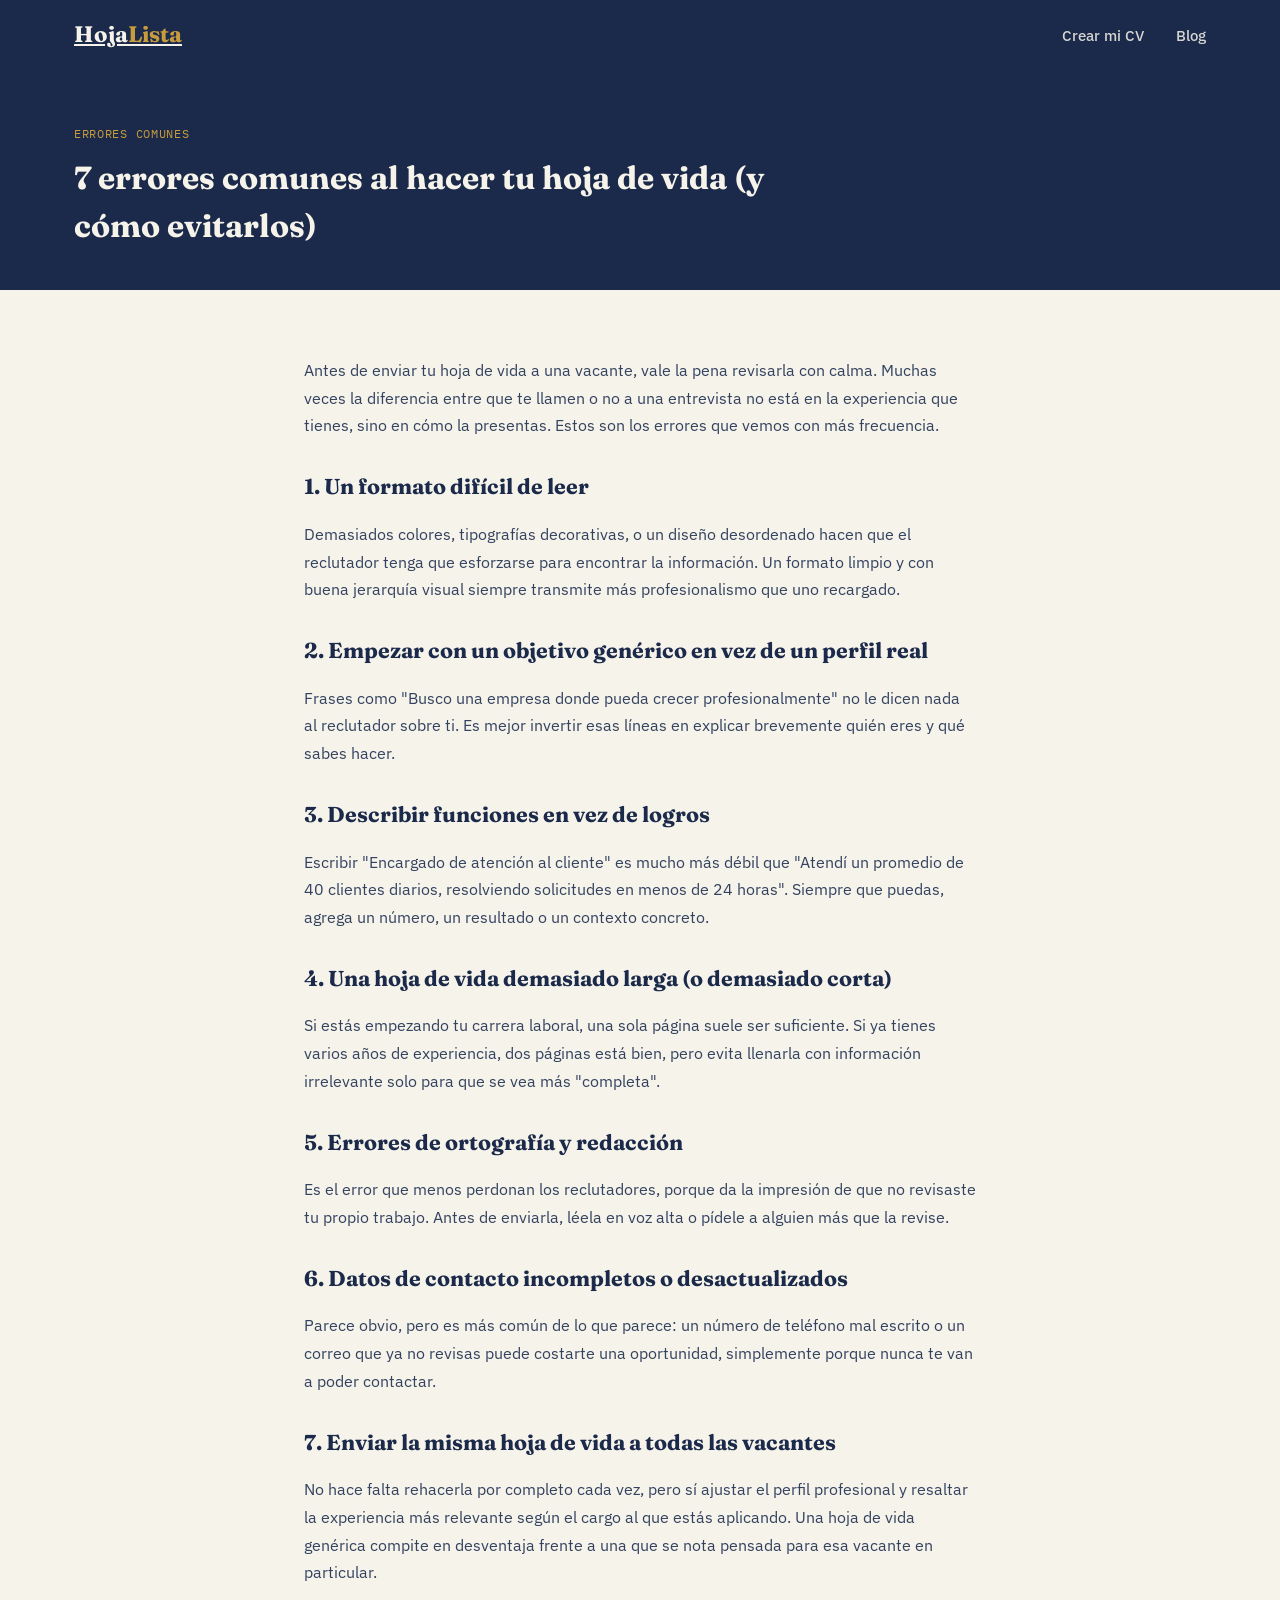
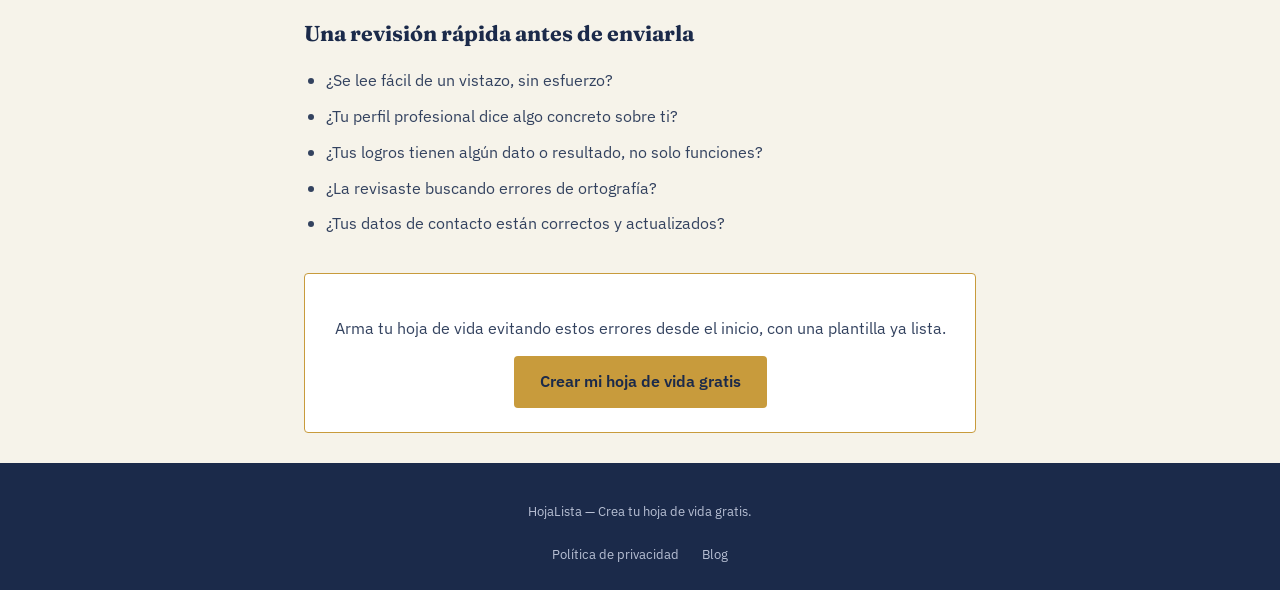
<file: articulo-errores-hoja-vida.html>
<!DOCTYPE html>
<html lang="es">
<head>
<meta charset="UTF-8">
<meta name="viewport" content="width=device-width, initial-scale=1.0">
<title>7 errores comunes al hacer tu hoja de vida (y cómo evitarlos) | HojaLista</title>
<meta name="description" content="Los errores más frecuentes al armar una hoja de vida en Colombia, y cómo corregirlos antes de enviarla.">
<link rel="preconnect" href="https://fonts.googleapis.com">
<link rel="preconnect" href="https://fonts.gstatic.com" crossorigin>
<link href="https://fonts.googleapis.com/css2?family=Fraunces:opsz,wght@9..144,400;9..144,600;9..144,700&family=IBM+Plex+Sans:wght@400;500;600&family=IBM+Plex+Mono:wght@500&display=swap" rel="stylesheet">
<link rel="stylesheet" href="style.css">
</head>
<body>

<header class="site-header">
  <div class="wrap header-inner">
    <a href="index.html" class="brand">Hoja<span>Lista</span></a>
    <nav class="site-nav">
      <a href="index.html#crear">Crear mi CV</a>
      <a href="blog.html">Blog</a>
    </nav>
  </div>
</header>

<section class="article-hero">
  <div class="wrap">
    <span class="blog-tag">Errores comunes</span>
    <h1>7 errores comunes al hacer tu hoja de vida (y cómo evitarlos)</h1>
  </div>
</section>

<section class="article-body">
  <div class="wrap article-wrap">

    <p>Antes de enviar tu hoja de vida a una vacante, vale la pena revisarla con calma. Muchas veces la diferencia entre que te llamen o no a una entrevista no está en la experiencia que tienes, sino en cómo la presentas. Estos son los errores que vemos con más frecuencia.</p>

    <h2>1. Un formato difícil de leer</h2>
    <p>Demasiados colores, tipografías decorativas, o un diseño desordenado hacen que el reclutador tenga que esforzarse para encontrar la información. Un formato limpio y con buena jerarquía visual siempre transmite más profesionalismo que uno recargado.</p>

    <h2>2. Empezar con un objetivo genérico en vez de un perfil real</h2>
    <p>Frases como "Busco una empresa donde pueda crecer profesionalmente" no le dicen nada al reclutador sobre ti. Es mejor invertir esas líneas en explicar brevemente quién eres y qué sabes hacer.</p>

    <h2>3. Describir funciones en vez de logros</h2>
    <p>Escribir "Encargado de atención al cliente" es mucho más débil que "Atendí un promedio de 40 clientes diarios, resolviendo solicitudes en menos de 24 horas". Siempre que puedas, agrega un número, un resultado o un contexto concreto.</p>

    <h2>4. Una hoja de vida demasiado larga (o demasiado corta)</h2>
    <p>Si estás empezando tu carrera laboral, una sola página suele ser suficiente. Si ya tienes varios años de experiencia, dos páginas está bien, pero evita llenarla con información irrelevante solo para que se vea más "completa".</p>

    <h2>5. Errores de ortografía y redacción</h2>
    <p>Es el error que menos perdonan los reclutadores, porque da la impresión de que no revisaste tu propio trabajo. Antes de enviarla, léela en voz alta o pídele a alguien más que la revise.</p>

    <h2>6. Datos de contacto incompletos o desactualizados</h2>
    <p>Parece obvio, pero es más común de lo que parece: un número de teléfono mal escrito o un correo que ya no revisas puede costarte una oportunidad, simplemente porque nunca te van a poder contactar.</p>

    <h2>7. Enviar la misma hoja de vida a todas las vacantes</h2>
    <p>No hace falta rehacerla por completo cada vez, pero sí ajustar el perfil profesional y resaltar la experiencia más relevante según el cargo al que estás aplicando. Una hoja de vida genérica compite en desventaja frente a una que se nota pensada para esa vacante en particular.</p>

    <h2>Una revisión rápida antes de enviarla</h2>
    <ul>
      <li>¿Se lee fácil de un vistazo, sin esfuerzo?</li>
      <li>¿Tu perfil profesional dice algo concreto sobre ti?</li>
      <li>¿Tus logros tienen algún dato o resultado, no solo funciones?</li>
      <li>¿La revisaste buscando errores de ortografía?</li>
      <li>¿Tus datos de contacto están correctos y actualizados?</li>
    </ul>

    <div class="article-cta">
      <p>Arma tu hoja de vida evitando estos errores desde el inicio, con una plantilla ya lista.</p>
      <a href="index.html#crear" class="btn btn-primary">Crear mi hoja de vida gratis</a>
    </div>

  </div>
</section>

<footer class="site-footer">
  <div class="wrap footer-links">
    <p>HojaLista — Crea tu hoja de vida gratis.</p>
    <div>
      <a href="privacidad.html">Política de privacidad</a>
      <a href="blog.html">Blog</a>
    </div>
  </div>
</footer>

</body>
</html>
</file>
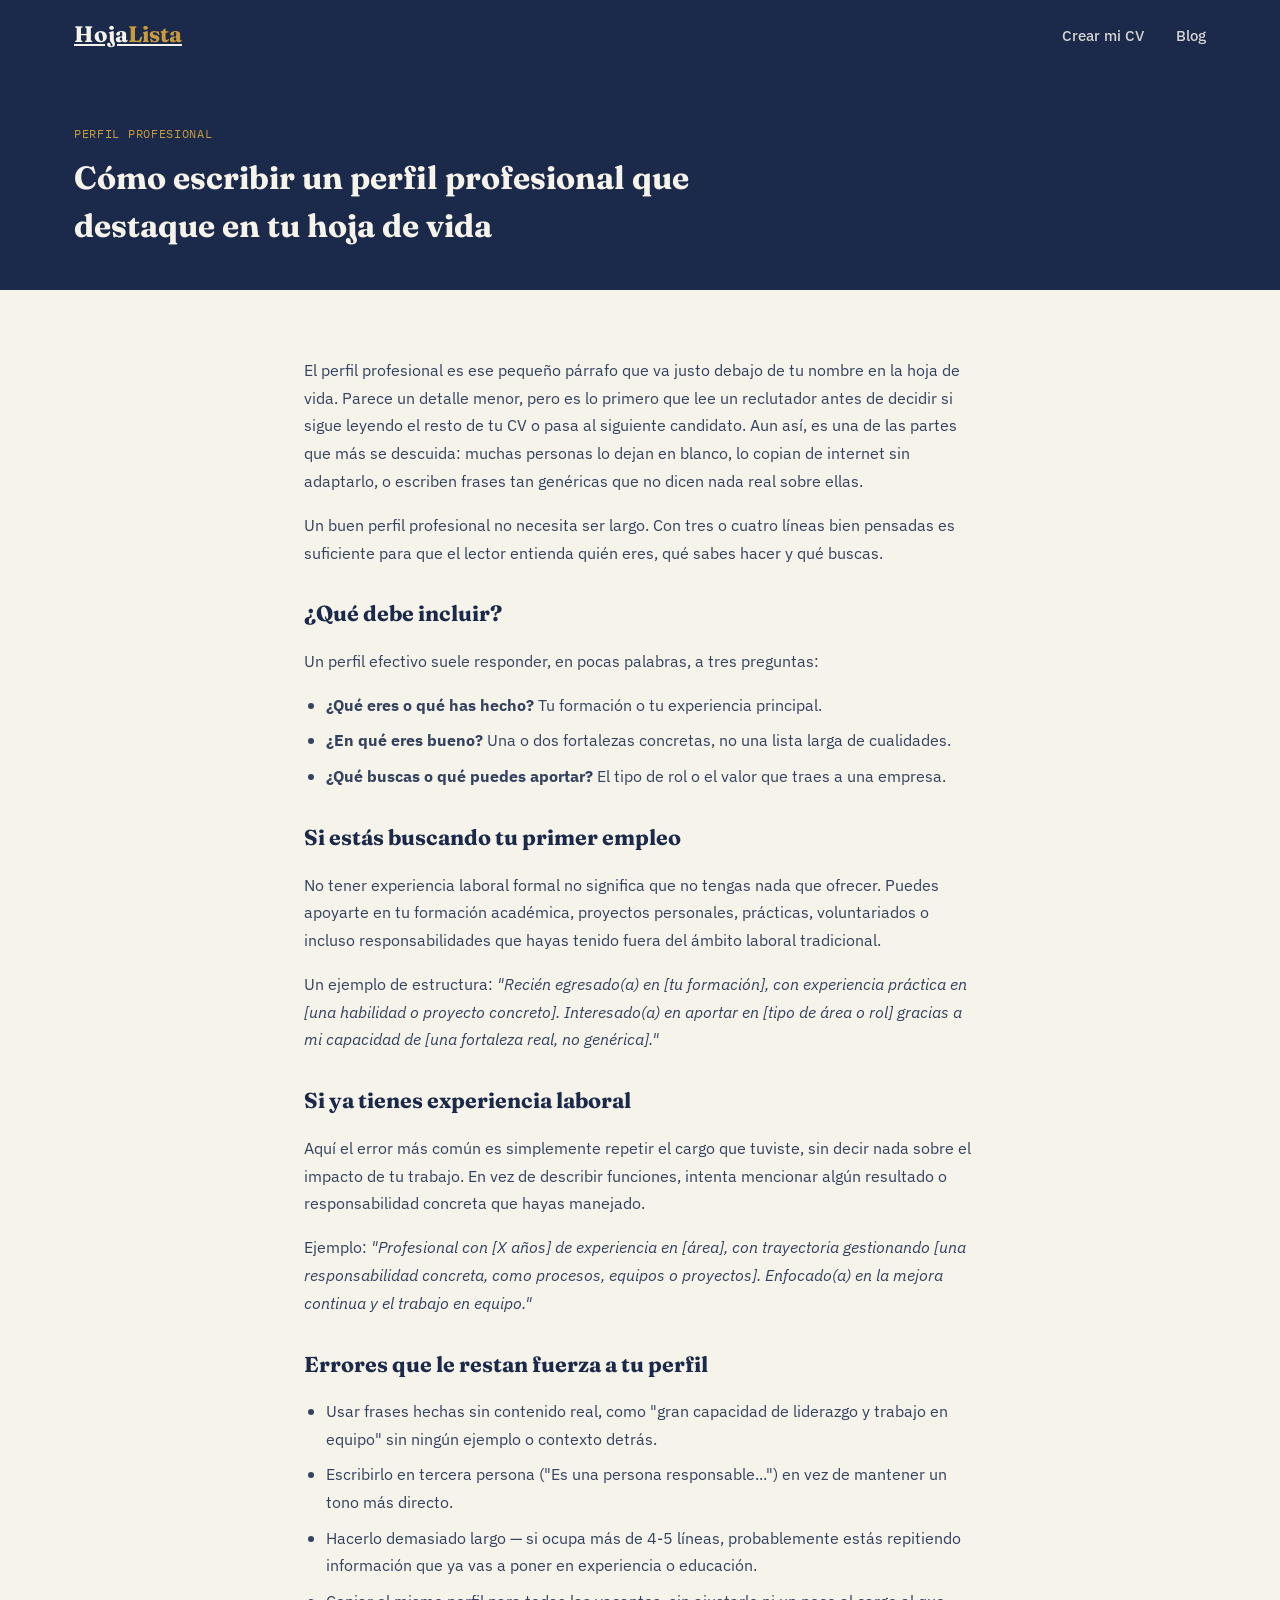
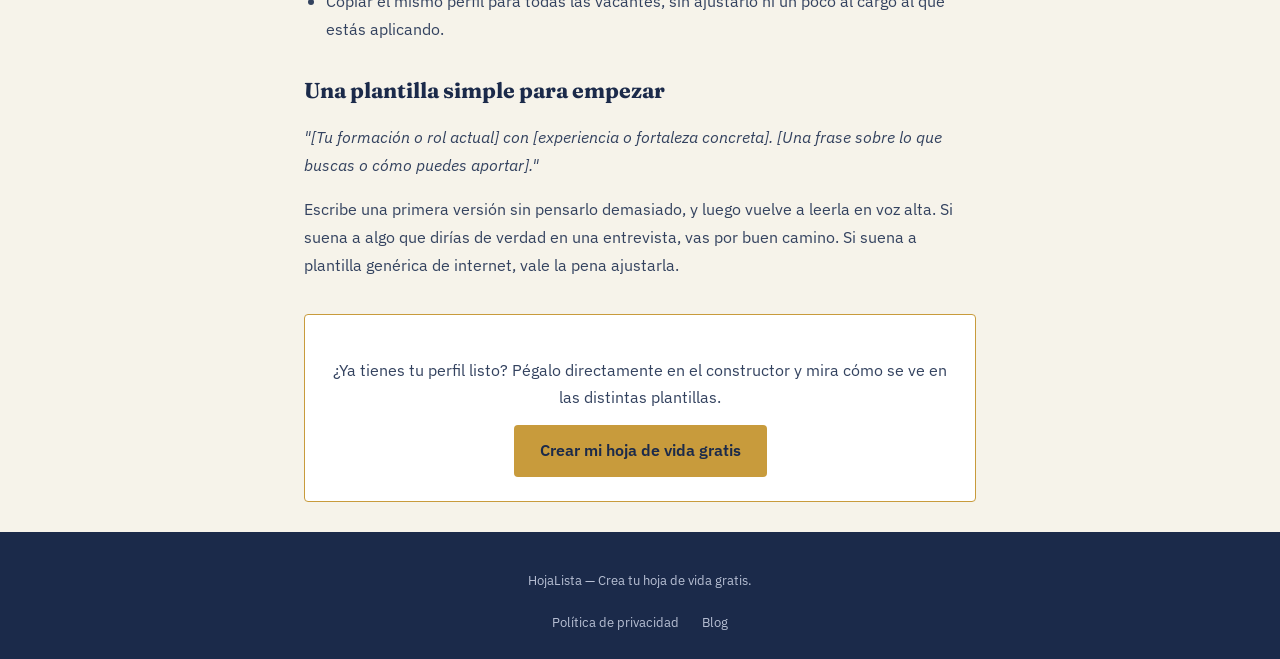
<file: articulo-perfil-profesional.html>
<!DOCTYPE html>
<html lang="es">
<head>
<meta charset="UTF-8">
<meta name="viewport" content="width=device-width, initial-scale=1.0">
<title>Cómo escribir un perfil profesional que destaque en tu hoja de vida | HojaLista</title>
<meta name="description" content="Aprende a escribir un perfil profesional claro y efectivo para tu hoja de vida, con ejemplos según tu nivel de experiencia.">
<link rel="preconnect" href="https://fonts.googleapis.com">
<link rel="preconnect" href="https://fonts.gstatic.com" crossorigin>
<link href="https://fonts.googleapis.com/css2?family=Fraunces:opsz,wght@9..144,400;9..144,600;9..144,700&family=IBM+Plex+Sans:wght@400;500;600&family=IBM+Plex+Mono:wght@500&display=swap" rel="stylesheet">
<link rel="stylesheet" href="style.css">
</head>
<body>

<header class="site-header">
  <div class="wrap header-inner">
    <a href="index.html" class="brand">Hoja<span>Lista</span></a>
    <nav class="site-nav">
      <a href="index.html#crear">Crear mi CV</a>
      <a href="blog.html">Blog</a>
    </nav>
  </div>
</header>

<section class="article-hero">
  <div class="wrap">
    <span class="blog-tag">Perfil profesional</span>
    <h1>Cómo escribir un perfil profesional que destaque en tu hoja de vida</h1>
  </div>
</section>

<section class="article-body">
  <div class="wrap article-wrap">

    <p>El perfil profesional es ese pequeño párrafo que va justo debajo de tu nombre en la hoja de vida. Parece un detalle menor, pero es lo primero que lee un reclutador antes de decidir si sigue leyendo el resto de tu CV o pasa al siguiente candidato. Aun así, es una de las partes que más se descuida: muchas personas lo dejan en blanco, lo copian de internet sin adaptarlo, o escriben frases tan genéricas que no dicen nada real sobre ellas.</p>

    <p>Un buen perfil profesional no necesita ser largo. Con tres o cuatro líneas bien pensadas es suficiente para que el lector entienda quién eres, qué sabes hacer y qué buscas.</p>

    <h2>¿Qué debe incluir?</h2>
    <p>Un perfil efectivo suele responder, en pocas palabras, a tres preguntas:</p>
    <ul>
      <li><strong>¿Qué eres o qué has hecho?</strong> Tu formación o tu experiencia principal.</li>
      <li><strong>¿En qué eres bueno?</strong> Una o dos fortalezas concretas, no una lista larga de cualidades.</li>
      <li><strong>¿Qué buscas o qué puedes aportar?</strong> El tipo de rol o el valor que traes a una empresa.</li>
    </ul>

    <h2>Si estás buscando tu primer empleo</h2>
    <p>No tener experiencia laboral formal no significa que no tengas nada que ofrecer. Puedes apoyarte en tu formación académica, proyectos personales, prácticas, voluntariados o incluso responsabilidades que hayas tenido fuera del ámbito laboral tradicional.</p>
    <p>Un ejemplo de estructura: <em>"Recién egresado(a) en [tu formación], con experiencia práctica en [una habilidad o proyecto concreto]. Interesado(a) en aportar en [tipo de área o rol] gracias a mi capacidad de [una fortaleza real, no genérica]."</em></p>

    <h2>Si ya tienes experiencia laboral</h2>
    <p>Aquí el error más común es simplemente repetir el cargo que tuviste, sin decir nada sobre el impacto de tu trabajo. En vez de describir funciones, intenta mencionar algún resultado o responsabilidad concreta que hayas manejado.</p>
    <p>Ejemplo: <em>"Profesional con [X años] de experiencia en [área], con trayectoria gestionando [una responsabilidad concreta, como procesos, equipos o proyectos]. Enfocado(a) en la mejora continua y el trabajo en equipo."</em></p>

    <h2>Errores que le restan fuerza a tu perfil</h2>
    <ul>
      <li>Usar frases hechas sin contenido real, como "gran capacidad de liderazgo y trabajo en equipo" sin ningún ejemplo o contexto detrás.</li>
      <li>Escribirlo en tercera persona ("Es una persona responsable...") en vez de mantener un tono más directo.</li>
      <li>Hacerlo demasiado largo — si ocupa más de 4-5 líneas, probablemente estás repitiendo información que ya vas a poner en experiencia o educación.</li>
      <li>Copiar el mismo perfil para todas las vacantes, sin ajustarlo ni un poco al cargo al que estás aplicando.</li>
    </ul>

    <h2>Una plantilla simple para empezar</h2>
    <p><em>"[Tu formación o rol actual] con [experiencia o fortaleza concreta]. [Una frase sobre lo que buscas o cómo puedes aportar]."</em></p>
    <p>Escribe una primera versión sin pensarlo demasiado, y luego vuelve a leerla en voz alta. Si suena a algo que dirías de verdad en una entrevista, vas por buen camino. Si suena a plantilla genérica de internet, vale la pena ajustarla.</p>

    <div class="article-cta">
      <p>¿Ya tienes tu perfil listo? Pégalo directamente en el constructor y mira cómo se ve en las distintas plantillas.</p>
      <a href="index.html#crear" class="btn btn-primary">Crear mi hoja de vida gratis</a>
    </div>

  </div>
</section>

<footer class="site-footer">
  <div class="wrap footer-links">
    <p>HojaLista — Crea tu hoja de vida gratis.</p>
    <div>
      <a href="privacidad.html">Política de privacidad</a>
      <a href="blog.html">Blog</a>
    </div>
  </div>
</footer>

</body>
</html>
</file>
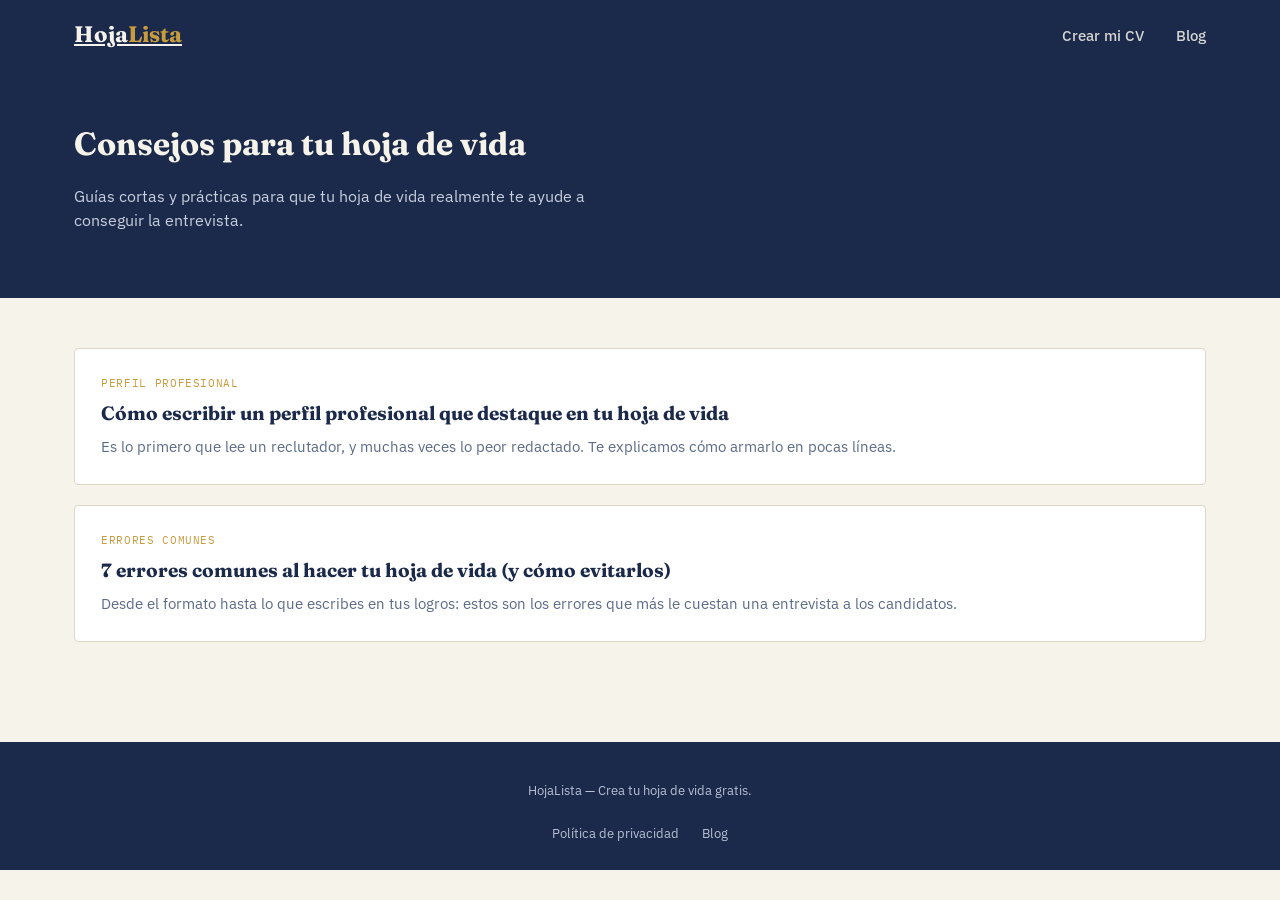
<file: blog.html>
<!DOCTYPE html>
<html lang="es">
<head>
<meta charset="UTF-8">
<meta name="viewport" content="width=device-width, initial-scale=1.0">
<title>Blog — Consejos para tu hoja de vida | HojaLista</title>
<meta name="description" content="Consejos prácticos para escribir tu hoja de vida, tu perfil profesional y evitar los errores más comunes al buscar empleo.">
<link rel="preconnect" href="https://fonts.googleapis.com">
<link rel="preconnect" href="https://fonts.gstatic.com" crossorigin>
<link href="https://fonts.googleapis.com/css2?family=Fraunces:opsz,wght@9..144,400;9..144,600;9..144,700&family=IBM+Plex+Sans:wght@400;500;600&family=IBM+Plex+Mono:wght@500&display=swap" rel="stylesheet">
<link rel="stylesheet" href="style.css">
</head>
<body>

<header class="site-header">
  <div class="wrap header-inner">
    <a href="index.html" class="brand">Hoja<span>Lista</span></a>
    <nav class="site-nav">
      <a href="index.html#crear">Crear mi CV</a>
      <a href="blog.html">Blog</a>
    </nav>
  </div>
</header>

<section class="blog-hero">
  <div class="wrap">
    <h1>Consejos para tu hoja de vida</h1>
    <p>Guías cortas y prácticas para que tu hoja de vida realmente te ayude a conseguir la entrevista.</p>
  </div>
</section>

<section class="blog-list">
  <div class="wrap">
    <a href="articulo-perfil-profesional.html" class="blog-card">
      <span class="blog-tag">Perfil profesional</span>
      <h2>Cómo escribir un perfil profesional que destaque en tu hoja de vida</h2>
      <p>Es lo primero que lee un reclutador, y muchas veces lo peor redactado. Te explicamos cómo armarlo en pocas líneas.</p>
    </a>

    <a href="articulo-errores-hoja-vida.html" class="blog-card">
      <span class="blog-tag">Errores comunes</span>
      <h2>7 errores comunes al hacer tu hoja de vida (y cómo evitarlos)</h2>
      <p>Desde el formato hasta lo que escribes en tus logros: estos son los errores que más le cuestan una entrevista a los candidatos.</p>
    </a>
  </div>
</section>

<footer class="site-footer">
  <div class="wrap footer-links">
    <p>HojaLista — Crea tu hoja de vida gratis.</p>
    <div>
      <a href="privacidad.html">Política de privacidad</a>
      <a href="blog.html">Blog</a>
    </div>
  </div>
</footer>

</body>
</html>
</file>
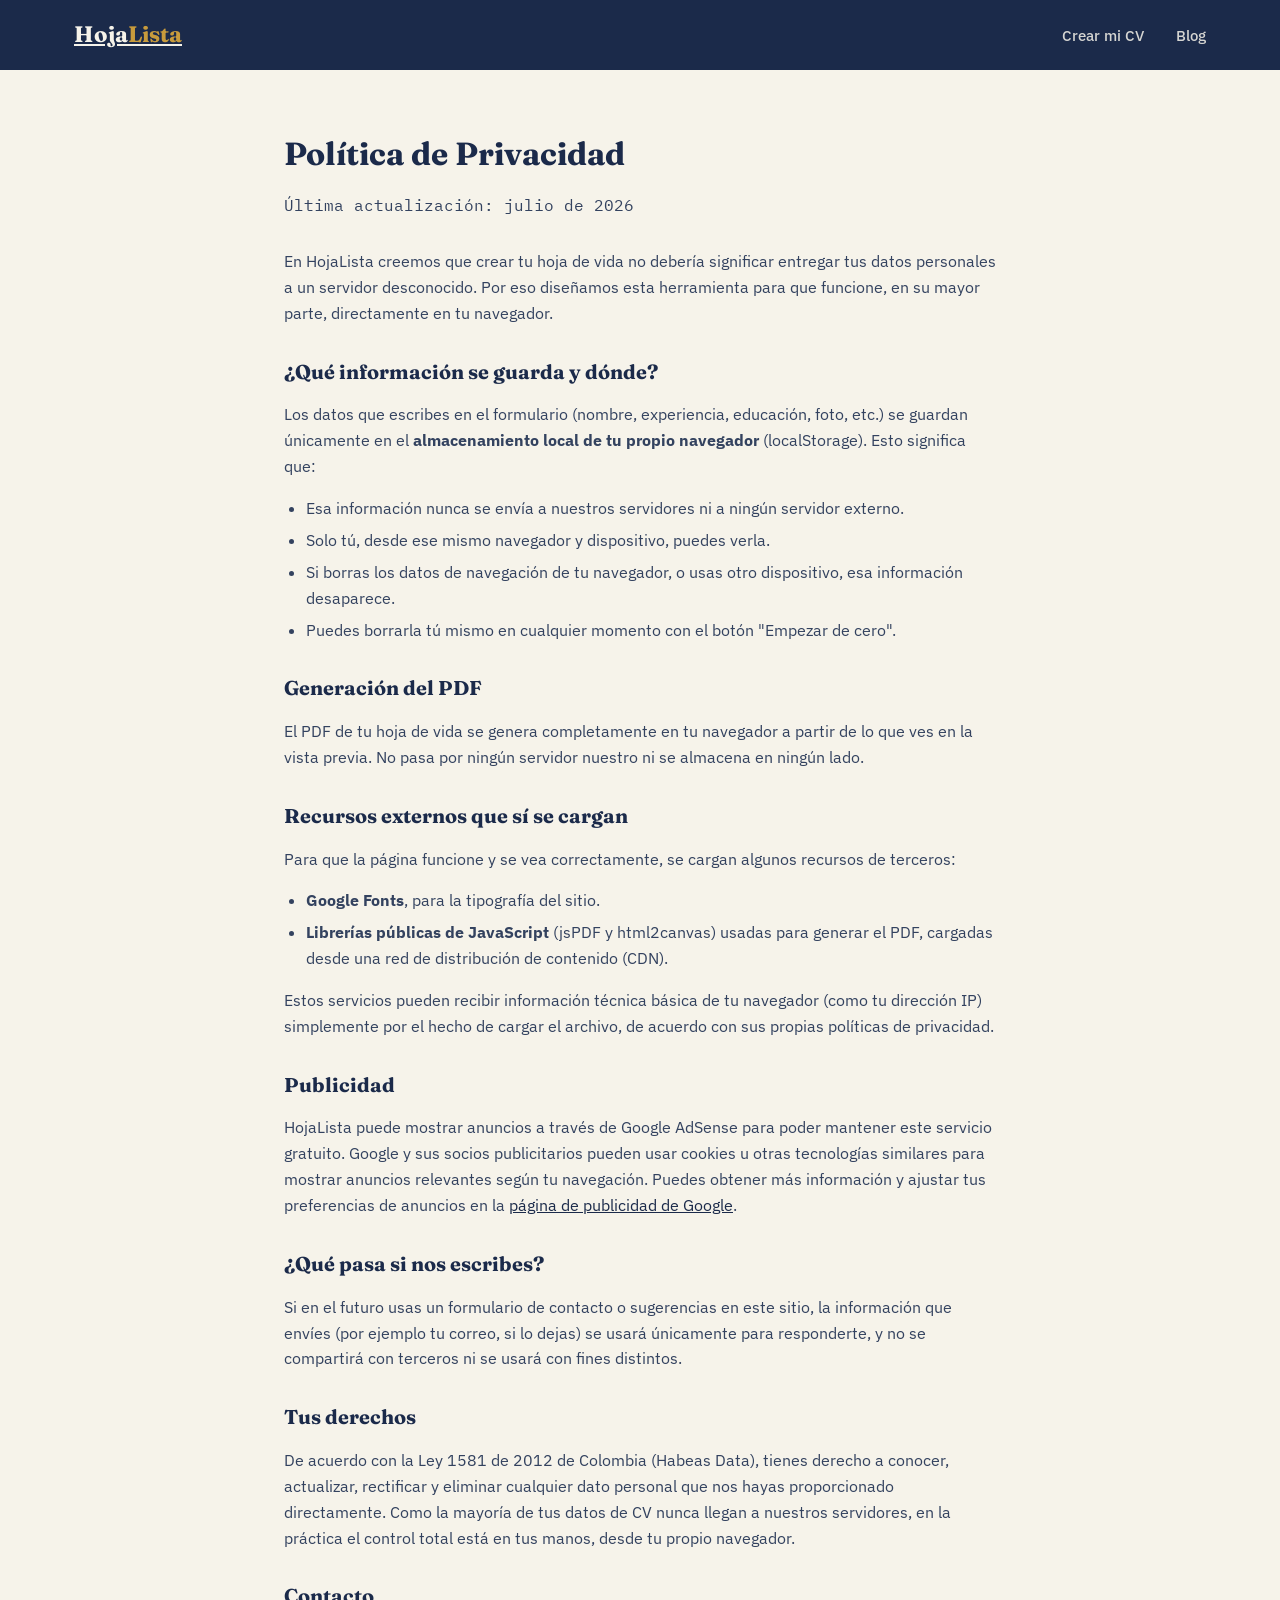
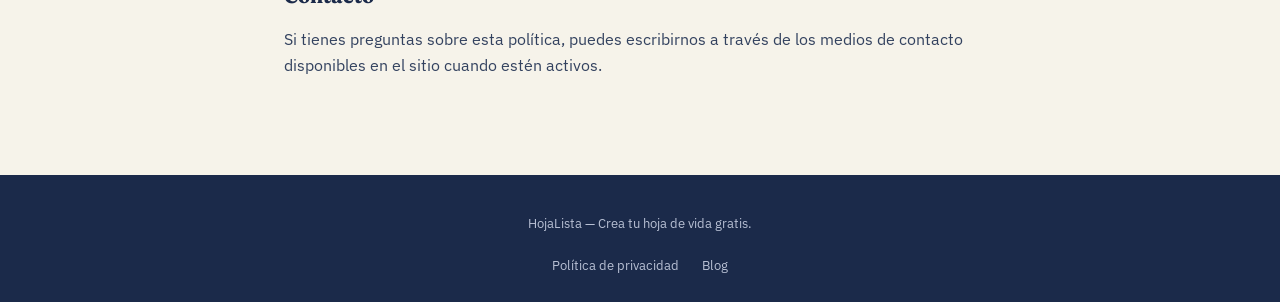
<file: privacidad.html>
<!DOCTYPE html>
<html lang="es">
<head>
<meta charset="UTF-8">
<meta name="viewport" content="width=device-width, initial-scale=1.0">
<title>Política de Privacidad — HojaLista</title>
<meta name="description" content="Política de privacidad de HojaLista: cómo tratamos tus datos al usar el generador de hojas de vida gratis.">
<link rel="preconnect" href="https://fonts.googleapis.com">
<link rel="preconnect" href="https://fonts.gstatic.com" crossorigin>
<link href="https://fonts.googleapis.com/css2?family=Fraunces:opsz,wght@9..144,400;9..144,600;9..144,700&family=IBM+Plex+Sans:wght@400;500;600&family=IBM+Plex+Mono:wght@500&display=swap" rel="stylesheet">
<link rel="stylesheet" href="style.css">
</head>
<body>

<header class="site-header">
  <div class="wrap header-inner">
    <a href="index.html" class="brand">Hoja<span>Lista</span></a>
    <nav class="site-nav">
      <a href="index.html#crear">Crear mi CV</a>
      <a href="blog.html">Blog</a>
    </nav>
  </div>
</header>

<section class="legal-page">
  <div class="wrap legal-wrap">
    <h1>Política de Privacidad</h1>
    <p class="legal-updated">Última actualización: julio de 2026</p>

    <p>En HojaLista creemos que crear tu hoja de vida no debería significar entregar tus datos personales a un servidor desconocido. Por eso diseñamos esta herramienta para que funcione, en su mayor parte, directamente en tu navegador.</p>

    <h2>¿Qué información se guarda y dónde?</h2>
    <p>Los datos que escribes en el formulario (nombre, experiencia, educación, foto, etc.) se guardan únicamente en el <strong>almacenamiento local de tu propio navegador</strong> (localStorage). Esto significa que:</p>
    <ul>
      <li>Esa información nunca se envía a nuestros servidores ni a ningún servidor externo.</li>
      <li>Solo tú, desde ese mismo navegador y dispositivo, puedes verla.</li>
      <li>Si borras los datos de navegación de tu navegador, o usas otro dispositivo, esa información desaparece.</li>
      <li>Puedes borrarla tú mismo en cualquier momento con el botón "Empezar de cero".</li>
    </ul>

    <h2>Generación del PDF</h2>
    <p>El PDF de tu hoja de vida se genera completamente en tu navegador a partir de lo que ves en la vista previa. No pasa por ningún servidor nuestro ni se almacena en ningún lado.</p>

    <h2>Recursos externos que sí se cargan</h2>
    <p>Para que la página funcione y se vea correctamente, se cargan algunos recursos de terceros:</p>
    <ul>
      <li><strong>Google Fonts</strong>, para la tipografía del sitio.</li>
      <li><strong>Librerías públicas de JavaScript</strong> (jsPDF y html2canvas) usadas para generar el PDF, cargadas desde una red de distribución de contenido (CDN).</li>
    </ul>
    <p>Estos servicios pueden recibir información técnica básica de tu navegador (como tu dirección IP) simplemente por el hecho de cargar el archivo, de acuerdo con sus propias políticas de privacidad.</p>

    <h2>Publicidad</h2>
    <p>HojaLista puede mostrar anuncios a través de Google AdSense para poder mantener este servicio gratuito. Google y sus socios publicitarios pueden usar cookies u otras tecnologías similares para mostrar anuncios relevantes según tu navegación. Puedes obtener más información y ajustar tus preferencias de anuncios en la <a href="https://policies.google.com/technologies/ads?hl=es" target="_blank" rel="noopener">página de publicidad de Google</a>.</p>

    <h2>¿Qué pasa si nos escribes?</h2>
    <p>Si en el futuro usas un formulario de contacto o sugerencias en este sitio, la información que envíes (por ejemplo tu correo, si lo dejas) se usará únicamente para responderte, y no se compartirá con terceros ni se usará con fines distintos.</p>

    <h2>Tus derechos</h2>
    <p>De acuerdo con la Ley 1581 de 2012 de Colombia (Habeas Data), tienes derecho a conocer, actualizar, rectificar y eliminar cualquier dato personal que nos hayas proporcionado directamente. Como la mayoría de tus datos de CV nunca llegan a nuestros servidores, en la práctica el control total está en tus manos, desde tu propio navegador.</p>

    <h2>Contacto</h2>
    <p>Si tienes preguntas sobre esta política, puedes escribirnos a través de los medios de contacto disponibles en el sitio cuando estén activos.</p>
  </div>
</section>

<footer class="site-footer">
  <div class="wrap footer-links">
    <p>HojaLista — Crea tu hoja de vida gratis.</p>
    <div>
      <a href="privacidad.html">Política de privacidad</a>
      <a href="blog.html">Blog</a>
    </div>
  </div>
</footer>

</body>
</html>
</file>
<file: style.css>
:root{
  color-scheme: light only;
  --ink: #1B2A4A;
  --ink-soft: #2E3E63;
  --paper: #F6F3EA;
  --paper-white: #FFFFFF;
  --gold: #C89B3C;
  --slate: #5B6B85;
  --success: #2F6F4E;
  --coral: #C1502E;
  --line: #DCD6C4;
  --shadow: 0 18px 40px rgba(27,42,74,0.18);
  --radius: 4px;
}

*{box-sizing:border-box;}
html{scroll-behavior:smooth;}
body{
  margin:0;
  background:var(--paper);
  color:var(--ink);
  font-family:'IBM Plex Sans', sans-serif;
  line-height:1.5;
}
.wrap{max-width:1180px;margin:0 auto;padding:0 24px;}
h1,h2,h3{font-family:'Fraunces', serif; margin:0 0 .4em;}
a{color:inherit;}

/* Header */
.site-header{
  background:var(--ink);
  color:var(--paper);
}
.header-inner{
  display:flex; align-items:center; justify-content:space-between;
  padding:18px 24px;
}
.brand{font-family:'Fraunces', serif; font-size:1.4rem; font-weight:700;}
.brand span{color:var(--gold);}
.site-nav a{
  color:var(--paper); text-decoration:none; margin-left:28px;
  font-size:.95rem; font-weight:500; opacity:.85;
}
.site-nav a:hover{opacity:1;}
.nav-btn{
  background:none; border:1px solid rgba(255,255,255,.35); color:var(--paper);
  margin-left:14px; padding:7px 14px; border-radius:999px; font-size:.85rem;
  font-weight:500; cursor:pointer; font-family:'IBM Plex Sans', sans-serif;
}
.nav-btn:hover{background:rgba(255,255,255,.1); border-color:var(--gold);}
.nav-btn:disabled{
  opacity:.4; cursor:not-allowed; border-color:rgba(255,255,255,.15);
}
.nav-btn:disabled:hover{background:none; border-color:rgba(255,255,255,.15);}

/* Modales */
.modal-overlay{
  position:fixed; inset:0; background:rgba(27,42,74,.55); z-index:100;
  display:flex; align-items:center; justify-content:center; padding:20px;
}
.modal-overlay[hidden]{display:none;}
.modal-box{
  background:var(--paper-white); border-radius:var(--radius); padding:30px;
  max-width:440px; width:100%; box-shadow:var(--shadow); position:relative;
}
.modal-close{
  position:absolute; top:14px; right:16px; background:none; border:none;
  font-size:1.4rem; line-height:1; color:var(--slate); cursor:pointer;
}
.modal-close:hover{color:var(--coral);}
.modal-box h3{font-size:1.25rem; margin-bottom:6px;}
.modal-sub{font-size:.86rem; color:var(--slate); margin-bottom:18px; line-height:1.5;}
.modal-box label{display:block; font-size:.82rem; color:var(--slate); font-weight:500; margin-bottom:14px;}
.modal-box input, .modal-box textarea{
  display:block; width:100%; margin-top:6px; padding:11px 12px;
  border:1px solid var(--line); border-radius:var(--radius);
  font-family:'IBM Plex Sans', sans-serif; font-size:.95rem; color:var(--ink);
}
.modal-box input:focus, .modal-box textarea:focus{outline:2px solid var(--gold); outline-offset:1px;}
.modal-submit{width:100%;}
.modal-status{margin-top:12px; font-size:.85rem; text-align:center;}
.modal-status.ok{color:var(--success);}
.modal-status.error{color:var(--coral);}

@media (max-width: 560px){
  .nav-btn{margin-left:0; margin-right:10px; margin-top:6px;}
}

/* Hero */
.hero{
  background:var(--ink);
  color:var(--paper);
  padding:64px 0 90px;
  position:relative;
}
.hero-inner{max-width:680px;}
.eyebrow{
  font-family:'IBM Plex Mono', monospace;
  font-size:.78rem; letter-spacing:.08em; text-transform:uppercase;
  color:var(--gold); margin-bottom:14px;
}
.hero h1{font-size:2.6rem; font-weight:600; line-height:1.15;}
.hero-sub{color:#C7CEDE; font-size:1.08rem; margin:18px 0 30px; max-width:540px;}

.btn{
  display:inline-block; padding:14px 26px; border-radius:var(--radius);
  font-weight:600; text-decoration:none; border:none; cursor:pointer;
  font-family:'IBM Plex Sans', sans-serif; font-size:.98rem;
}
.btn-primary{background:var(--gold); color:var(--ink);}
.btn-primary:hover{background:#D9AC55;}

/* Ad slots */
.ad-slot{
  margin:36px auto; padding:22px; border:1px dashed var(--line);
  border-radius:var(--radius); text-align:center; background:var(--paper-white);
}
.ad-label{font-family:'IBM Plex Mono', monospace; font-size:.72rem; color:var(--slate); text-transform:uppercase; letter-spacing:.06em;}
.ad-slot-banner{max-width:1180px;}

/* Builder section */
.builder{padding:50px 0 30px;}
.section-title{font-size:1.7rem; text-align:center; margin-bottom:8px;}
.builder > .wrap > .section-title{margin-bottom:24px;}

.template-switch{
  display:flex; gap:10px; justify-content:center; margin-bottom:30px; flex-wrap:wrap;
}
.tmpl-btn{
  padding:10px 20px; border-radius:999px; border:1px solid var(--line);
  background:var(--paper-white); color:var(--slate); cursor:pointer;
  font-family:'IBM Plex Sans', sans-serif; font-weight:500; font-size:.9rem;
}
.tmpl-btn.active{background:var(--ink); color:var(--paper); border-color:var(--ink);}

.builder-grid{
  display:grid; grid-template-columns:1fr 1fr; gap:36px; align-items:start;
}

/* Form */
.cv-form fieldset{
  border:none; padding:0; margin:0 0 26px;
}
.cv-form legend{
  font-family:'Fraunces', serif; font-size:1.1rem; font-weight:600;
  padding:0 0 10px; border-bottom:2px solid var(--gold); width:100%; margin-bottom:14px;
}
.field-row{display:grid; grid-template-columns:1fr 1fr; gap:14px;}
.cv-form label{
  display:block; font-size:.82rem; color:var(--slate); font-weight:500;
  margin-bottom:14px;
}
.cv-form input, .cv-form textarea{
  display:block; width:100%; margin-top:6px; padding:11px 12px;
  border:1px solid var(--line); border-radius:var(--radius);
  font-family:'IBM Plex Sans', sans-serif; font-size:.95rem; color:var(--ink);
  background:var(--paper-white);
}
.cv-form input:focus, .cv-form textarea:focus{
  outline:2px solid var(--gold); outline-offset:1px; border-color:var(--gold);
}

.photo-field{
  display:flex; gap:16px; align-items:flex-start; margin-bottom:20px;
  padding:14px; background:var(--paper-white); border:1px solid var(--line); border-radius:var(--radius);
}
.photo-preview-mini{
  width:64px; height:64px; border-radius:50%; background:var(--paper);
  border:1px solid var(--line); flex-shrink:0; display:flex; align-items:center;
  justify-content:center; font-size:.6rem; color:var(--slate); text-align:center; overflow:hidden;
}
.photo-preview-mini img{width:100%; height:100%; object-fit:cover;}
.photo-controls{flex:1;}
.photo-upload-btn{
  display:inline-block; background:var(--ink); color:var(--paper); padding:9px 16px;
  border-radius:var(--radius); cursor:pointer; font-size:.85rem; font-weight:500; margin:0;
}
.photo-upload-btn:hover{background:var(--ink-soft);}
.photo-remove-btn{
  background:none; border:none; color:var(--coral); cursor:pointer; font-size:.82rem;
  margin-left:10px; font-weight:500;
}
.photo-hint{font-size:.76rem; color:var(--slate); margin:8px 0 0; font-weight:400;}
.photo-toggle{
  display:flex; align-items:center; gap:8px; margin:10px 0 0; font-size:.85rem;
  color:var(--ink); font-weight:500; cursor:pointer;
}
.photo-toggle input{width:auto; margin:0; accent-color:var(--gold); cursor:pointer;}
.photo-toggle input:disabled{cursor:not-allowed; opacity:.5;}

.photo-position{margin-top:12px; padding-top:12px; border-top:1px solid var(--line);}
.photo-position-label{
  display:block; font-size:.76rem; color:var(--slate); font-weight:500; margin-bottom:8px;
}
.photo-position-label input[type="range"]{
  width:100%; margin-top:4px; accent-color:var(--gold); cursor:pointer;
}

.entry-block{
  border:1px solid var(--line); border-radius:var(--radius); padding:16px;
  margin-bottom:14px; background:var(--paper-white); position:relative;
}
.entry-block .remove-entry{
  position:absolute; top:10px; right:10px; background:none; border:none;
  color:var(--coral); cursor:pointer; font-size:.8rem; font-weight:600;
}

.btn-add{
  background:none; border:1px dashed var(--slate); color:var(--slate);
  padding:10px 16px; border-radius:var(--radius); cursor:pointer; font-size:.88rem;
  width:100%;
}
.btn-add:hover{border-color:var(--ink); color:var(--ink);}

.form-actions{display:flex; gap:10px; margin-top:10px;}
.btn-download{flex:1; font-size:1.02rem; padding:16px;}
.btn-reset{
  background:none; border:1px solid var(--slate); color:var(--slate);
  padding:0 18px; border-radius:var(--radius); cursor:pointer; font-size:.9rem; font-weight:500;
  white-space:nowrap;
}
.btn-reset:hover{border-color:var(--coral); color:var(--coral);}
.autosave-note{
  font-size:.76rem; color:var(--slate); text-align:center; margin:10px 0 0;
  font-family:'IBM Plex Mono', monospace;
}

/* Preview stage */
.preview-stage{position:sticky; top:24px;}
.cv-sheet{
  background:var(--paper-white);
  box-shadow:var(--shadow);
  width:100%;
  min-height:400px;
  padding:34px 38px;
  font-size:.82rem;
  color:var(--ink);
}
.cv-sheet.exporting{
  padding:34px 38px;
}

/* --- Plantilla Clásica --- */
.template-clasica .cv-header-row{display:flex; justify-content:space-between; align-items:flex-start; gap:16px;}
.template-clasica .cv-photo{width:78px; height:78px; border-radius:50%; object-fit:cover; flex-shrink:0; border:2px solid var(--gold);}
.template-clasica .cv-h-nombre{font-family:'Fraunces', serif; font-size:1.6rem; font-weight:700; margin:0;}
.template-clasica .cv-h-cargo{color:var(--gold); font-weight:600; font-size:.95rem; margin:2px 0 10px;}
.template-clasica .cv-contact{font-family:'IBM Plex Mono', monospace; font-size:.72rem; color:var(--slate); margin-bottom:18px;}
.template-clasica .cv-section{margin-bottom:16px;}
.template-clasica .cv-section h4{
  font-family:'IBM Plex Mono', monospace; font-size:.72rem; text-transform:uppercase;
  letter-spacing:.08em; color:var(--ink); border-bottom:1px solid var(--line);
  padding-bottom:4px; margin:0 0 8px;
}
.template-clasica .cv-item{margin-bottom:10px;}
.template-clasica .cv-item-title{font-weight:600;}
.template-clasica .cv-item-meta{font-size:.72rem; color:var(--slate); font-style:italic;}
.template-clasica .cv-skills span{
  display:inline-block; margin:0 6px 6px 0; padding:3px 9px; background:var(--paper);
  border-radius:999px; font-size:.72rem;
}

/* --- Plantilla Moderna (sidebar) --- */
.template-moderna{display:grid; grid-template-columns:34% 66%; gap:0; padding:0;}
.template-moderna .cv-sidebar{background:var(--ink); color:var(--paper); padding:30px 20px;}
.template-moderna .cv-main{padding:30px 26px;}
.template-moderna .cv-photo{width:96px; height:96px; border-radius:50%; object-fit:cover; border:3px solid var(--gold); margin-bottom:14px; display:block;}
.template-moderna .cv-h-nombre{font-family:'Fraunces', serif; font-size:1.35rem; font-weight:700; margin:0 0 2px;}
.template-moderna .cv-h-cargo{color:var(--gold); font-size:.82rem; font-weight:600; margin-bottom:16px;}
.template-moderna .cv-contact{font-family:'IBM Plex Mono', monospace; font-size:.68rem; line-height:1.9; opacity:.9; margin-bottom:20px;}
.template-moderna .cv-sidebar h4{
  font-family:'IBM Plex Mono', monospace; font-size:.68rem; text-transform:uppercase;
  letter-spacing:.08em; color:var(--gold); margin:0 0 8px; border-bottom:1px solid rgba(255,255,255,.25); padding-bottom:4px;
}
.template-moderna .cv-skills span{display:block; font-size:.75rem; margin-bottom:6px; opacity:.9;}
.template-moderna .cv-main h4{
  font-family:'IBM Plex Mono', monospace; font-size:.72rem; text-transform:uppercase;
  letter-spacing:.08em; color:var(--ink); border-bottom:1px solid var(--line); padding-bottom:4px; margin:0 0 10px;
}
.template-moderna .cv-section{margin-bottom:16px;}
.template-moderna .cv-item{margin-bottom:10px;}
.template-moderna .cv-item-title{font-weight:600;}
.template-moderna .cv-item-meta{font-size:.7rem; color:var(--slate); font-style:italic;}

/* --- Plantilla Ejecutiva --- */
.template-ejecutiva{text-align:center;}
.template-ejecutiva .cv-photo{width:88px; height:88px; border-radius:50%; object-fit:cover; border:2px solid var(--gold); margin:0 auto 12px; display:block;}
.template-ejecutiva .cv-h-nombre{font-family:'Fraunces', serif; font-size:1.7rem; font-weight:700; margin:0;}
.template-ejecutiva .cv-h-cargo{color:var(--gold); font-weight:600; margin:2px 0 10px; letter-spacing:.03em;}
.template-ejecutiva .cv-contact{font-family:'IBM Plex Mono', monospace; font-size:.7rem; color:var(--slate); margin-bottom:8px;}
.template-ejecutiva .gold-rule{width:60px; height:2px; background:var(--gold); margin:14px auto;}
.template-ejecutiva .cv-section{margin-bottom:16px; text-align:left;}
.template-ejecutiva .cv-section h4{
  font-family:'IBM Plex Mono', monospace; font-size:.72rem; text-transform:uppercase;
  text-align:center; letter-spacing:.1em; color:var(--ink); margin:0 0 10px;
}
.template-ejecutiva .cv-item{margin-bottom:10px;}
.template-ejecutiva .cv-item-title{font-weight:600;}
.template-ejecutiva .cv-item-meta{font-size:.7rem; color:var(--slate); font-style:italic;}
.template-ejecutiva .cv-skills{text-align:center;}
.template-ejecutiva .cv-skills span{
  display:inline-block; margin:0 6px 6px 0; padding:3px 10px; border:1px solid var(--gold);
  border-radius:999px; font-size:.72rem;
}

/* --- Plantilla Minimalista --- */
.template-minimalista{padding:40px 42px;}
.template-minimalista .cv-h-nombre{font-family:'Fraunces', serif; font-size:1.5rem; font-weight:400; letter-spacing:.01em;}
.template-minimalista .cv-h-cargo{
  color:var(--slate); font-size:.78rem; font-weight:500; margin:4px 0 12px;
  text-transform:uppercase; letter-spacing:.08em;
}
.template-minimalista .cv-contact{font-size:.72rem; color:var(--slate); margin-bottom:26px;}
.template-minimalista .cv-section{margin-bottom:22px;}
.template-minimalista .cv-section h4{
  font-family:'IBM Plex Mono', monospace; font-size:.66rem; text-transform:uppercase;
  letter-spacing:.12em; color:var(--slate); font-weight:500; margin:0 0 10px;
}
.template-minimalista .cv-item{margin-bottom:12px;}
.template-minimalista .cv-item-title{font-weight:600;}
.template-minimalista .cv-item-sep{color:var(--slate);}
.template-minimalista .cv-item-meta{font-size:.7rem; color:var(--slate);}
.template-minimalista .cv-plain-list{font-size:.78rem; color:var(--ink);}

/* --- Plantilla Compacta --- */
.template-compacta{display:grid; grid-template-columns:31% 1fr; gap:0; padding:0; font-size:.74rem;}
.template-compacta .cv-col-left{padding:24px 18px; border-right:1px solid var(--line);}
.template-compacta .cv-col-right{padding:24px 20px;}
.template-compacta .cv-photo{width:64px; height:64px; border-radius:50%; object-fit:cover; border:2px solid var(--gold); margin-bottom:10px;}
.template-compacta .cv-h-nombre{font-family:'Fraunces', serif; font-size:1.1rem; font-weight:700; margin:0;}
.template-compacta .cv-h-cargo{color:var(--gold); font-size:.7rem; font-weight:600; margin:2px 0 10px;}
.template-compacta .cv-contact{font-size:.66rem; color:var(--slate); line-height:1.7; margin-bottom:14px;}
.template-compacta .cv-col-left h4, .template-compacta .cv-col-right h4{
  font-family:'IBM Plex Mono', monospace; font-size:.64rem; text-transform:uppercase;
  letter-spacing:.08em; color:var(--ink); border-bottom:1px solid var(--line); padding-bottom:3px; margin:14px 0 8px;
}
.template-compacta .cv-item{margin-bottom:8px;}
.template-compacta .cv-item-title{font-weight:600; font-size:.72rem;}
.template-compacta .cv-item-meta{font-size:.64rem; color:var(--slate); font-style:italic;}
.template-compacta .cv-skills span{
  display:inline-block; margin:0 4px 4px 0; padding:2px 7px; background:var(--paper);
  border-radius:999px; font-size:.64rem;
}
.template-compacta .cv-col-right p{font-size:.72rem;}

/* --- Plantilla Creativa --- */
.template-creativa{padding:0;}
.template-creativa .cv-band{
  background:var(--ink); color:var(--paper); padding:24px 30px;
  display:flex; align-items:center; gap:18px;
}
.template-creativa .cv-photo{width:74px; height:74px; border-radius:50%; object-fit:cover; border:3px solid var(--gold); flex-shrink:0;}
.template-creativa .cv-h-nombre{font-family:'Fraunces', serif; font-size:1.5rem; font-weight:700; margin:0; color:var(--paper);}
.template-creativa .cv-h-cargo{color:var(--gold); font-weight:600; margin:2px 0 0;}
.template-creativa .cv-body{display:grid; grid-template-columns:34% 1fr; gap:0;}
.template-creativa .cv-col-left{padding:22px 20px; background:var(--paper);}
.template-creativa .cv-col-right{padding:22px 24px;}
.template-creativa .cv-contact{font-size:.72rem; color:var(--slate); margin-bottom:14px; line-height:1.8;}
.template-creativa .cv-col-left h4{
  font-family:'IBM Plex Mono', monospace; font-size:.66rem; text-transform:uppercase;
  letter-spacing:.08em; color:var(--ink); margin:14px 0 8px;
}
.template-creativa .cv-col-right h4{
  font-family:'IBM Plex Mono', monospace; font-size:.7rem; text-transform:uppercase;
  letter-spacing:.08em; color:var(--ink); border-bottom:2px solid var(--gold); padding-bottom:4px; margin:0 0 10px;
  display:inline-block;
}
.template-creativa .cv-section{margin-bottom:16px;}
.template-creativa .cv-item{margin-bottom:10px;}
.template-creativa .cv-item-title{font-weight:600;}
.template-creativa .cv-item-meta{font-size:.7rem; color:var(--slate); font-style:italic;}
.template-creativa .cv-skills span{
  display:inline-block; margin:0 6px 6px 0; padding:3px 10px; background:var(--gold); color:var(--ink);
  border-radius:999px; font-size:.68rem; font-weight:500;
}

/* Templates info section */
.templates-info{padding:20px 0 60px;}
.templates-grid{display:grid; grid-template-columns:repeat(auto-fit, minmax(240px, 1fr)); gap:24px; margin-top:28px;}
.tmpl-card{background:var(--paper-white); border:1px solid var(--line); border-radius:var(--radius); padding:22px;}
.tmpl-card h3{font-size:1.05rem;}
.tmpl-card p{color:var(--slate); font-size:.92rem;}

/* Footer */
.site-footer{background:var(--ink); color:#B8C0D4; padding:26px 0; font-size:.82rem; text-align:center;}
.footer-links{display:flex; flex-direction:column; align-items:center; gap:10px;}
.footer-links a{color:#B8C0D4; text-decoration:none; margin:0 10px;}
.footer-links a:hover{color:var(--gold);}

/* Legal / static pages */
.legal-page{padding:60px 0 80px;}
.legal-wrap{max-width:760px;}
.legal-wrap h1{font-size:2rem; margin-bottom:6px;}
.legal-updated{font-family:'IBM Plex Mono', monospace; font-size:.78rem; color:var(--slate); margin-bottom:30px;}
.legal-wrap h2{font-family:'Fraunces', serif; font-size:1.25rem; margin:30px 0 12px;}
.legal-wrap p, .legal-wrap li{color:#33425F; font-size:.98rem; line-height:1.65;}
.legal-wrap ul{padding-left:22px; margin-bottom:16px;}
.legal-wrap li{margin-bottom:6px;}
.legal-wrap a{color:var(--ink); text-decoration:underline;}

/* Blog listing */
.blog-hero{background:var(--ink); color:var(--paper); padding:50px 0;}
.blog-hero h1{font-size:2rem; margin-bottom:8px;}
.blog-hero p{color:#C7CEDE; max-width:560px;}
.blog-list{padding:50px 0 80px;}
.blog-card{
  display:block; background:var(--paper-white); border:1px solid var(--line); border-radius:var(--radius);
  padding:26px; margin-bottom:20px; text-decoration:none; color:var(--ink);
}
.blog-card:hover{border-color:var(--gold);}
.blog-card h2{font-size:1.2rem; margin-bottom:8px;}
.blog-card p{color:var(--slate); font-size:.92rem; margin:0;}
.blog-card .blog-tag{
  font-family:'IBM Plex Mono', monospace; font-size:.68rem; color:var(--gold);
  text-transform:uppercase; letter-spacing:.06em; display:block; margin-bottom:8px;
}

/* Blog article */
.article-hero{background:var(--ink); color:var(--paper); padding:50px 0 40px;}
.article-hero .blog-tag{color:var(--gold); font-family:'IBM Plex Mono', monospace; font-size:.72rem; text-transform:uppercase; letter-spacing:.06em;}
.article-hero h1{font-size:2rem; margin:10px 0 0; max-width:700px;}
.article-body{padding:50px 0 30px;}
.article-wrap{max-width:720px;}
.article-wrap h2{font-family:'Fraunces', serif; font-size:1.35rem; margin:32px 0 12px;}
.article-wrap p, .article-wrap li{color:#33425F; font-size:1.02rem; line-height:1.7; margin-bottom:16px;}
.article-wrap ul, .article-wrap ol{padding-left:22px; margin-bottom:20px;}
.article-wrap li{margin-bottom:8px;}
.article-cta{
  background:var(--paper-white); border:1px solid var(--gold); border-radius:var(--radius);
  padding:24px; text-align:center; margin-top:36px;
}
.article-cta p{margin-bottom:14px;}

/* Responsive */
@media (max-width: 880px){
  .builder-grid{grid-template-columns:1fr;}
  .preview-stage{position:static;}
  .field-row{grid-template-columns:1fr;}
  .templates-grid{grid-template-columns:1fr;}
  .hero h1{font-size:2rem;}
}

@media (max-width: 560px){
  .header-inner{flex-direction:column; gap:10px; align-items:flex-start;}
  .site-nav a{margin-left:0; margin-right:20px;}
  .hero{padding:44px 0 60px;}
  .hero h1{font-size:1.6rem;}
  .btn{width:100%; text-align:center;}
  .photo-field{flex-direction:column; align-items:flex-start;}
  .photo-preview-mini{width:56px; height:56px;}
  .tmpl-btn{padding:9px 14px; font-size:.82rem;}
  .cv-sheet{padding:22px 20px; font-size:.74rem;}
  .template-moderna{grid-template-columns:1fr; }
  .template-moderna .cv-sidebar{padding:20px;}
  .template-moderna .cv-main{padding:20px;}
  .template-compacta{grid-template-columns:1fr;}
  .template-compacta .cv-col-left{border-right:none; border-bottom:1px solid var(--line);}
  .template-creativa .cv-body{grid-template-columns:1fr;}
  .template-creativa .cv-band{flex-direction:column; text-align:center; gap:10px;}
}

@media (prefers-reduced-motion: reduce){
  html{scroll-behavior:auto;}
}
</file>
